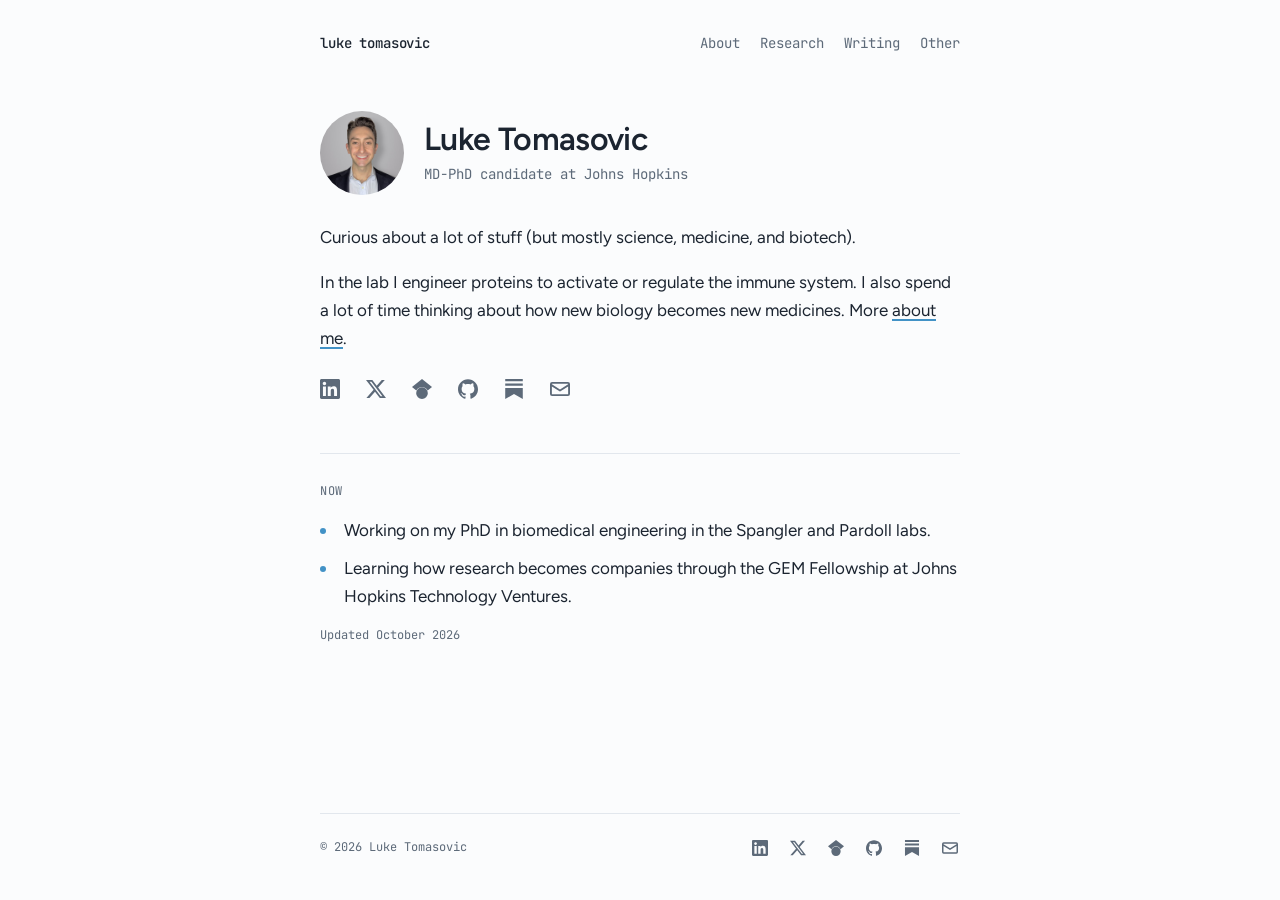
<file: index.html>
<!doctype html>
<html lang="en">
<head>
  <meta charset="utf-8">
  <meta name="viewport" content="width=device-width, initial-scale=1">
  <title>Luke Tomasovic</title>
  <meta name="description" content="Luke Tomasovic is an MD-PhD candidate at Johns Hopkins working on protein engineering, immunotherapy, and biotech.">
  <meta property="og:title" content="Luke Tomasovic">
  <meta property="og:description" content="Luke Tomasovic is an MD-PhD candidate at Johns Hopkins working on protein engineering, immunotherapy, and biotech.">
  <link rel="canonical" href="https://luketomasovic.com/">
  <meta property="og:type" content="website">
  <meta property="og:site_name" content="Luke Tomasovic">
  <meta property="og:url" content="https://luketomasovic.com/">
  <meta property="og:image" content="https://luketomasovic.com/assets/og-card.png">
  <meta property="og:image:width" content="1200">
  <meta property="og:image:height" content="630">
  <meta property="og:image:alt" content="Luke Tomasovic, MD-PhD candidate at Johns Hopkins">
  <meta name="twitter:card" content="summary_large_image">
  <meta name="twitter:image" content="https://luketomasovic.com/assets/og-card.png">
  <link rel="icon" href="assets/favicon.svg" type="image/svg+xml">
  <link rel="preconnect" href="https://fonts.googleapis.com">
  <link rel="preconnect" href="https://fonts.gstatic.com" crossorigin>
  <link rel="stylesheet" href="https://fonts.googleapis.com/css2?family=Figtree:wght@400;500;600&family=JetBrains+Mono:wght@400;500&display=swap">
  <link rel="stylesheet" href="assets/style.css">
  <!-- Visitor counts (GoatCounter). After you sign up, replace YOURCODE and remove the two comment lines around the script.
  <script data-goatcounter="https://YOURCODE.goatcounter.com/count" async src="https://gc.zgo.at/count.js"></script>
  -->
</head>
<body>
<div class="page">

  <header class="site-header">
    <a class="wordmark" href="index.html">luke tomasovic</a>
    <nav class="site-nav" aria-label="Main">
      <a href="about.html">About</a>
      <a href="research.html">Research</a>
      <a href="writing.html">Writing</a>
      <a href="other.html">Other</a>
    </nav>
  </header>

  <main>

    <div class="hello">
      <img class="avatar" src="assets/photo.jpg" alt="Photo of Luke Tomasovic" width="84" height="84">
      <div>
        <h1>Luke Tomasovic</h1>
        <p class="tagline">MD-PhD candidate at Johns Hopkins</p>
      </div>
    </div>

    <p>Curious about a lot of stuff (but mostly science, medicine, and biotech).</p>
    <p>In the lab I engineer proteins to activate or regulate the immune system. I also spend a lot of time thinking about how new biology becomes new medicines. More <a href="about.html">about me</a>.</p>

    <ul class="links">
      <li><a href="https://www.linkedin.com/in/luketomasovic" target="_blank" rel="noopener" aria-label="LinkedIn" title="LinkedIn"><svg class="icon" aria-hidden="true"><use href="assets/icons.svg#linkedin"></use></svg></a></li>
      <li><a href="https://x.com/luketomasovic11" target="_blank" rel="noopener" aria-label="X" title="X"><svg class="icon" aria-hidden="true"><use href="assets/icons.svg#x"></use></svg></a></li>
      <li><a href="https://scholar.google.com/citations?user=PSj0g8gAAAAJ&hl=en" target="_blank" rel="noopener" aria-label="Google Scholar" title="Google Scholar"><svg class="icon" aria-hidden="true"><use href="assets/icons.svg#scholar"></use></svg></a></li>
      <li><a href="https://github.com/lmtomasovic" target="_blank" rel="noopener" aria-label="GitHub" title="GitHub"><svg class="icon" aria-hidden="true"><use href="assets/icons.svg#github"></use></svg></a></li>
      <li><a href="https://luketomasovic.substack.com/" target="_blank" rel="noopener" aria-label="Substack" title="Substack"><svg class="icon" aria-hidden="true"><use href="assets/icons.svg#substack"></use></svg></a></li>
      <li><a href="mailto:contact@luketomasovic.com" aria-label="Email" title="Email"><svg class="icon" aria-hidden="true"><use href="assets/icons.svg#email"></use></svg></a></li>
    </ul>

    <section class="now" aria-labelledby="now-heading">
      <p class="label" id="now-heading">Now</p>
      <ul>
        <li><span>Working on my PhD in biomedical engineering in the Spangler and Pardoll labs.</span></li>
        <li><span>Learning how research becomes companies through the GEM Fellowship at Johns Hopkins Technology Ventures.</span></li>
      </ul>
      <p class="updated">Updated October 2026</p>
    </section>

  </main>

  <footer class="site-footer">
    <small>© 2026 Luke Tomasovic</small>
    <ul class="links small">
      <li><a href="https://www.linkedin.com/in/luketomasovic" target="_blank" rel="noopener" aria-label="LinkedIn" title="LinkedIn"><svg class="icon" aria-hidden="true"><use href="assets/icons.svg#linkedin"></use></svg></a></li>
      <li><a href="https://x.com/luketomasovic11" target="_blank" rel="noopener" aria-label="X" title="X"><svg class="icon" aria-hidden="true"><use href="assets/icons.svg#x"></use></svg></a></li>
      <li><a href="https://scholar.google.com/citations?user=PSj0g8gAAAAJ&hl=en" target="_blank" rel="noopener" aria-label="Google Scholar" title="Google Scholar"><svg class="icon" aria-hidden="true"><use href="assets/icons.svg#scholar"></use></svg></a></li>
      <li><a href="https://github.com/lmtomasovic" target="_blank" rel="noopener" aria-label="GitHub" title="GitHub"><svg class="icon" aria-hidden="true"><use href="assets/icons.svg#github"></use></svg></a></li>
      <li><a href="https://luketomasovic.substack.com/" target="_blank" rel="noopener" aria-label="Substack" title="Substack"><svg class="icon" aria-hidden="true"><use href="assets/icons.svg#substack"></use></svg></a></li>
      <li><a href="mailto:contact@luketomasovic.com" aria-label="Email" title="Email"><svg class="icon" aria-hidden="true"><use href="assets/icons.svg#email"></use></svg></a></li>
    </ul>
  </footer>

</div>
</body>
</html>
</file>
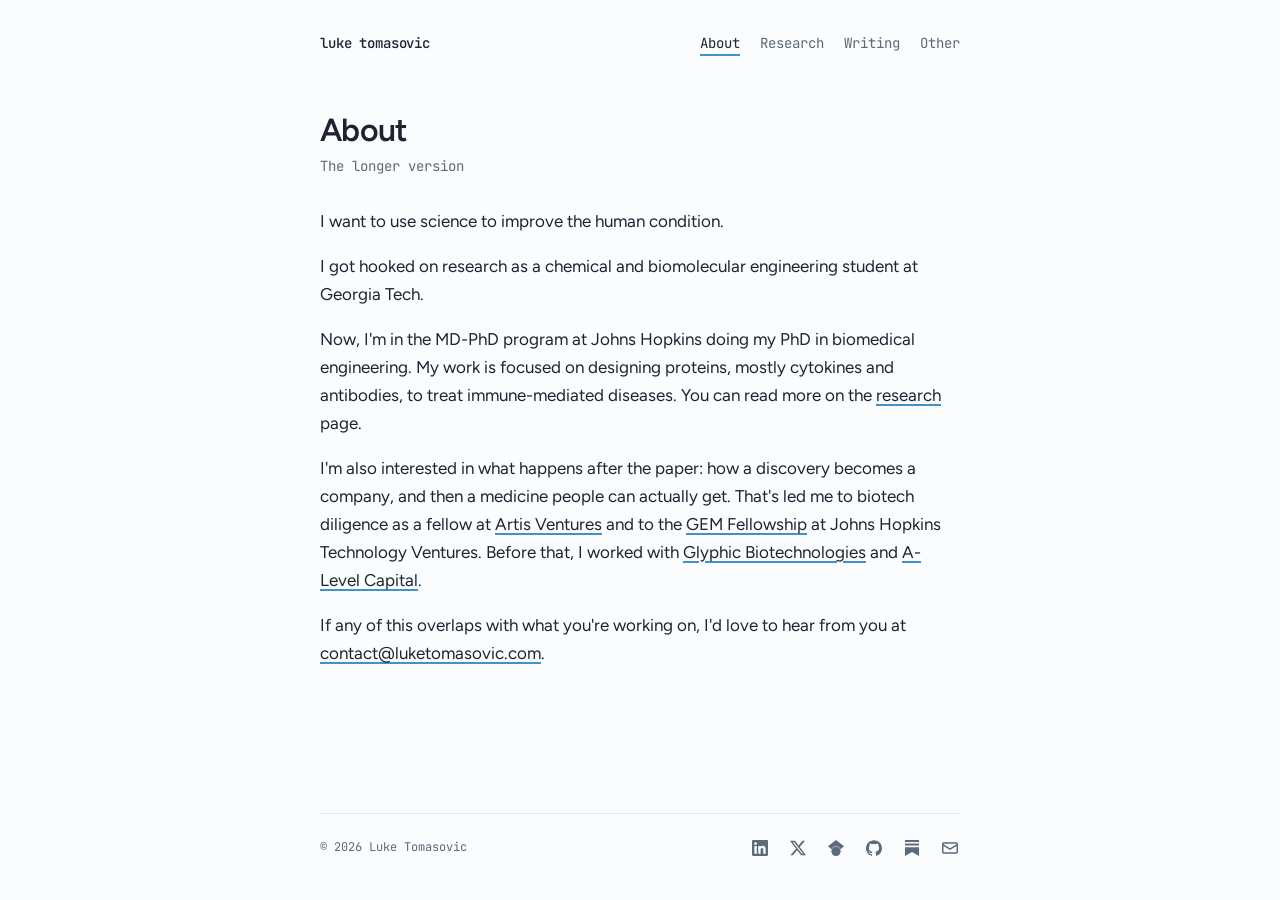
<file: about.html>
<!doctype html>
<html lang="en">
<head>
  <meta charset="utf-8">
  <meta name="viewport" content="width=device-width, initial-scale=1">
  <title>About · Luke Tomasovic</title>
  <meta name="description" content="A bit more about Luke Tomasovic.">
  <meta property="og:title" content="About · Luke Tomasovic">
  <meta property="og:description" content="A bit more about Luke Tomasovic.">
  <link rel="canonical" href="https://luketomasovic.com/about.html">
  <meta property="og:type" content="website">
  <meta property="og:site_name" content="Luke Tomasovic">
  <meta property="og:url" content="https://luketomasovic.com/about.html">
  <meta property="og:image" content="https://luketomasovic.com/assets/og-card.png">
  <meta property="og:image:width" content="1200">
  <meta property="og:image:height" content="630">
  <meta property="og:image:alt" content="Luke Tomasovic, MD-PhD candidate at Johns Hopkins">
  <meta name="twitter:card" content="summary_large_image">
  <meta name="twitter:image" content="https://luketomasovic.com/assets/og-card.png">
  <link rel="icon" href="assets/favicon.svg" type="image/svg+xml">
  <link rel="preconnect" href="https://fonts.googleapis.com">
  <link rel="preconnect" href="https://fonts.gstatic.com" crossorigin>
  <link rel="stylesheet" href="https://fonts.googleapis.com/css2?family=Figtree:wght@400;500;600&family=JetBrains+Mono:wght@400;500&display=swap">
  <link rel="stylesheet" href="assets/style.css">
  <!-- Visitor counts (GoatCounter). After you sign up, replace YOURCODE and remove the two comment lines around the script.
  <script data-goatcounter="https://YOURCODE.goatcounter.com/count" async src="https://gc.zgo.at/count.js"></script>
  -->
</head>
<body>
<div class="page">

  <header class="site-header">
    <a class="wordmark" href="index.html">luke tomasovic</a>
    <nav class="site-nav" aria-label="Main">
      <a href="about.html" aria-current="page">About</a>
      <a href="research.html">Research</a>
      <a href="writing.html">Writing</a>
      <a href="other.html">Other</a>
    </nav>
  </header>

  <main>

    <h1>About</h1>
    <p class="tagline">The longer version</p>

    <p>I want to use science to improve the human condition.</p>

    <p>I got hooked on research as a chemical and biomolecular engineering student at Georgia Tech.</p>

    <p>Now, I'm in the MD-PhD program at Johns Hopkins doing my PhD in biomedical engineering. My work is focused on designing proteins, mostly cytokines and antibodies, to treat immune-mediated diseases. You can read more on the <a href="research.html">research</a> page.</p>

    <p>I'm also interested in what happens after the paper: how a discovery becomes a company, and then a medicine people can actually get. That's led me to biotech diligence as a fellow at <a href="https://www.av.co/" target="_blank" rel="noopener">Artis Ventures</a> and to the <a href="https://ventures.jhu.edu/news/second-cohort-selected-for-the-graduate-fellowship-for-entrepreneurship-in-medicine/" target="_blank" rel="noopener">GEM Fellowship</a> at Johns Hopkins Technology Ventures. Before that, I worked with <a href="https://www.glyphic.bio/" target="_blank" rel="noopener">Glyphic Biotechnologies</a> and <a href="https://alevelcapital.com/" target="_blank" rel="noopener">A-Level Capital</a>.</p>

    <p>If any of this overlaps with what you're working on, I'd love to hear from you at <a href="mailto:contact@luketomasovic.com">contact@luketomasovic.com</a>.</p>

  </main>

  <footer class="site-footer">
    <small>© 2026 Luke Tomasovic</small>
    <ul class="links small">
      <li><a href="https://www.linkedin.com/in/luketomasovic" target="_blank" rel="noopener" aria-label="LinkedIn" title="LinkedIn"><svg class="icon" aria-hidden="true"><use href="assets/icons.svg#linkedin"></use></svg></a></li>
      <li><a href="https://x.com/luketomasovic11" target="_blank" rel="noopener" aria-label="X" title="X"><svg class="icon" aria-hidden="true"><use href="assets/icons.svg#x"></use></svg></a></li>
      <li><a href="https://scholar.google.com/citations?user=PSj0g8gAAAAJ&hl=en" target="_blank" rel="noopener" aria-label="Google Scholar" title="Google Scholar"><svg class="icon" aria-hidden="true"><use href="assets/icons.svg#scholar"></use></svg></a></li>
      <li><a href="https://github.com/lmtomasovic" target="_blank" rel="noopener" aria-label="GitHub" title="GitHub"><svg class="icon" aria-hidden="true"><use href="assets/icons.svg#github"></use></svg></a></li>
      <li><a href="https://luketomasovic.substack.com/" target="_blank" rel="noopener" aria-label="Substack" title="Substack"><svg class="icon" aria-hidden="true"><use href="assets/icons.svg#substack"></use></svg></a></li>
      <li><a href="mailto:contact@luketomasovic.com" aria-label="Email" title="Email"><svg class="icon" aria-hidden="true"><use href="assets/icons.svg#email"></use></svg></a></li>
    </ul>
  </footer>

</div>
</body>
</html>
</file>
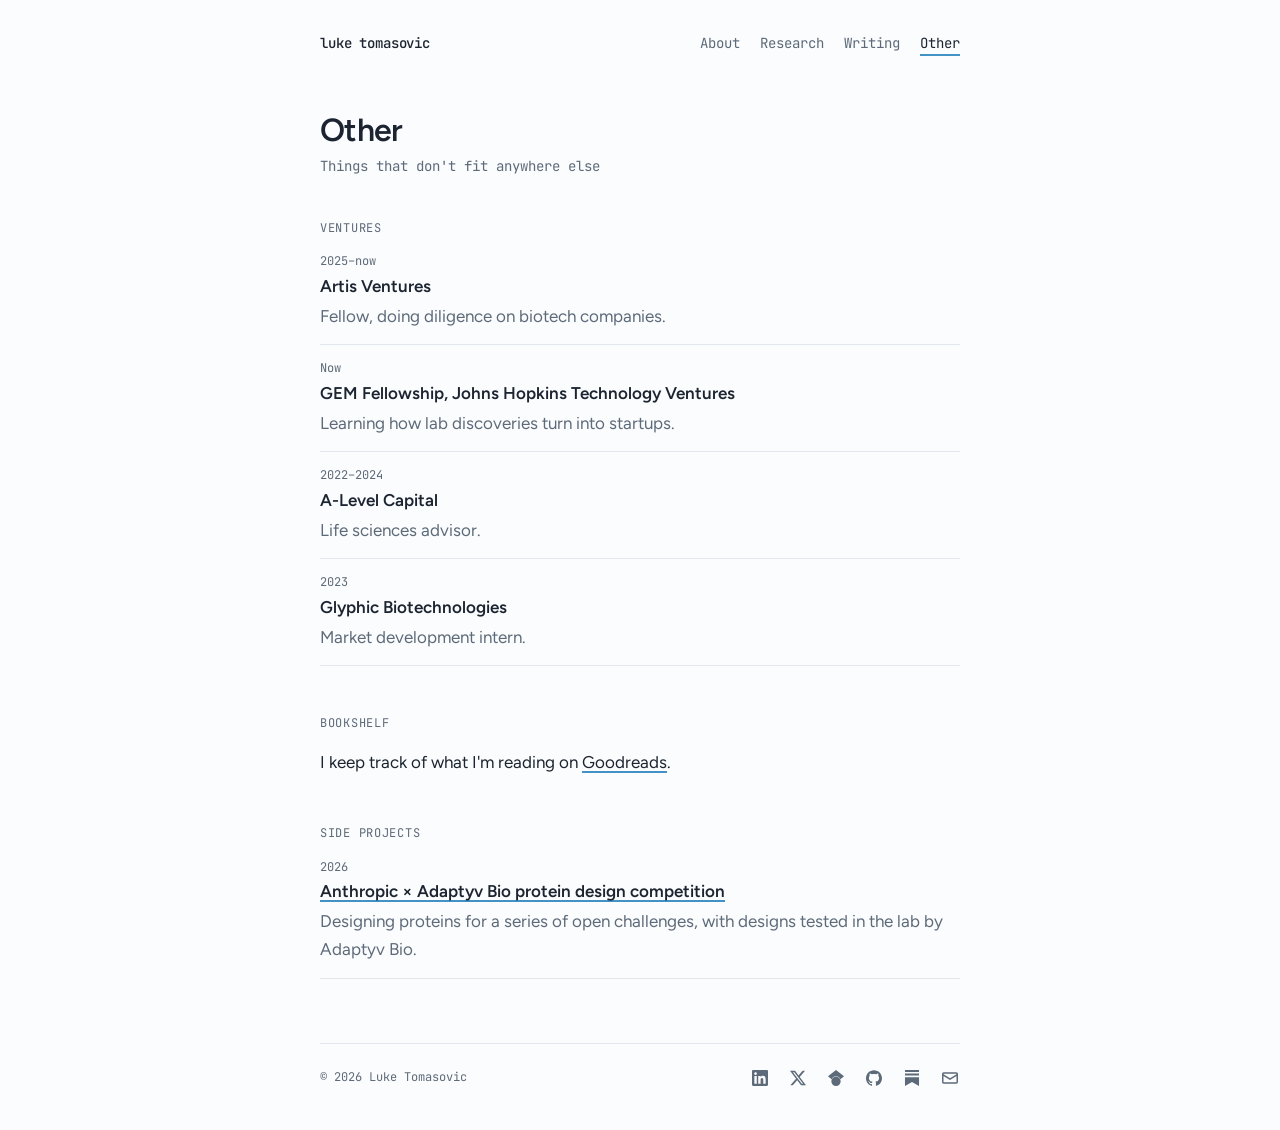
<file: other.html>
<!doctype html>
<html lang="en">
<head>
  <meta charset="utf-8">
  <meta name="viewport" content="width=device-width, initial-scale=1">
  <title>Other · Luke Tomasovic</title>
  <meta name="description" content="Ventures, reading, and side projects.">
  <meta property="og:title" content="Other · Luke Tomasovic">
  <meta property="og:description" content="Ventures, reading, and side projects.">
  <link rel="canonical" href="https://luketomasovic.com/other.html">
  <meta property="og:type" content="website">
  <meta property="og:site_name" content="Luke Tomasovic">
  <meta property="og:url" content="https://luketomasovic.com/other.html">
  <meta property="og:image" content="https://luketomasovic.com/assets/og-card.png">
  <meta property="og:image:width" content="1200">
  <meta property="og:image:height" content="630">
  <meta property="og:image:alt" content="Luke Tomasovic, MD-PhD candidate at Johns Hopkins">
  <meta name="twitter:card" content="summary_large_image">
  <meta name="twitter:image" content="https://luketomasovic.com/assets/og-card.png">
  <link rel="icon" href="assets/favicon.svg" type="image/svg+xml">
  <link rel="preconnect" href="https://fonts.googleapis.com">
  <link rel="preconnect" href="https://fonts.gstatic.com" crossorigin>
  <link rel="stylesheet" href="https://fonts.googleapis.com/css2?family=Figtree:wght@400;500;600&family=JetBrains+Mono:wght@400;500&display=swap">
  <link rel="stylesheet" href="assets/style.css">
  <!-- Visitor counts (GoatCounter). After you sign up, replace YOURCODE and remove the two comment lines around the script.
  <script data-goatcounter="https://YOURCODE.goatcounter.com/count" async src="https://gc.zgo.at/count.js"></script>
  -->
</head>
<body>
<div class="page">

  <header class="site-header">
    <a class="wordmark" href="index.html">luke tomasovic</a>
    <nav class="site-nav" aria-label="Main">
      <a href="about.html">About</a>
      <a href="research.html">Research</a>
      <a href="writing.html">Writing</a>
      <a href="other.html" aria-current="page">Other</a>
    </nav>
  </header>

  <main>

    <div class="intro">
      <h1>Other</h1>
      <p class="tagline">Things that don't fit anywhere else</p>
    </div>

    <section aria-labelledby="ventures">
      <p class="label" id="ventures">Ventures</p>
      <ul class="entries">
        <li><div class="meta"><span>2025–now</span></div><div class="title">Artis Ventures</div><p class="sub">Fellow, doing diligence on biotech companies.</p></li>
        <li><div class="meta"><span>Now</span></div><div class="title">GEM Fellowship, Johns Hopkins Technology Ventures</div><p class="sub">Learning how lab discoveries turn into startups.</p></li>
        <li><div class="meta"><span>2022–2024</span></div><div class="title">A-Level Capital</div><p class="sub">Life sciences advisor.</p></li>
        <li><div class="meta"><span>2023</span></div><div class="title">Glyphic Biotechnologies</div><p class="sub">Market development intern.</p></li>
      </ul>
    </section>

    <section aria-labelledby="bookshelf">
      <p class="label" id="bookshelf">Bookshelf</p>
      <p>I keep track of what I'm reading on <a href="https://www.goodreads.com/review/list/69780414" target="_blank" rel="noopener">Goodreads</a>.</p>
    </section>

    <section aria-labelledby="projects">
      <p class="label" id="projects">Side projects</p>
      <ul class="entries">
        <li><div class="meta"><span>2026</span></div><a class="title" href="https://proteinbase.com/competitions/anthropic-adaptyv-2026" target="_blank" rel="noopener">Anthropic × Adaptyv Bio protein design competition</a><p class="sub">Designing proteins for a series of open challenges, with designs tested in the lab by Adaptyv Bio.</p></li>
      </ul>
    </section>

  </main>

  <footer class="site-footer">
    <small>© 2026 Luke Tomasovic</small>
    <ul class="links small">
      <li><a href="https://www.linkedin.com/in/luketomasovic" target="_blank" rel="noopener" aria-label="LinkedIn" title="LinkedIn"><svg class="icon" aria-hidden="true"><use href="assets/icons.svg#linkedin"></use></svg></a></li>
      <li><a href="https://x.com/luketomasovic11" target="_blank" rel="noopener" aria-label="X" title="X"><svg class="icon" aria-hidden="true"><use href="assets/icons.svg#x"></use></svg></a></li>
      <li><a href="https://scholar.google.com/citations?user=PSj0g8gAAAAJ&hl=en" target="_blank" rel="noopener" aria-label="Google Scholar" title="Google Scholar"><svg class="icon" aria-hidden="true"><use href="assets/icons.svg#scholar"></use></svg></a></li>
      <li><a href="https://github.com/lmtomasovic" target="_blank" rel="noopener" aria-label="GitHub" title="GitHub"><svg class="icon" aria-hidden="true"><use href="assets/icons.svg#github"></use></svg></a></li>
      <li><a href="https://luketomasovic.substack.com/" target="_blank" rel="noopener" aria-label="Substack" title="Substack"><svg class="icon" aria-hidden="true"><use href="assets/icons.svg#substack"></use></svg></a></li>
      <li><a href="mailto:contact@luketomasovic.com" aria-label="Email" title="Email"><svg class="icon" aria-hidden="true"><use href="assets/icons.svg#email"></use></svg></a></li>
    </ul>
  </footer>

</div>
</body>
</html>
</file>
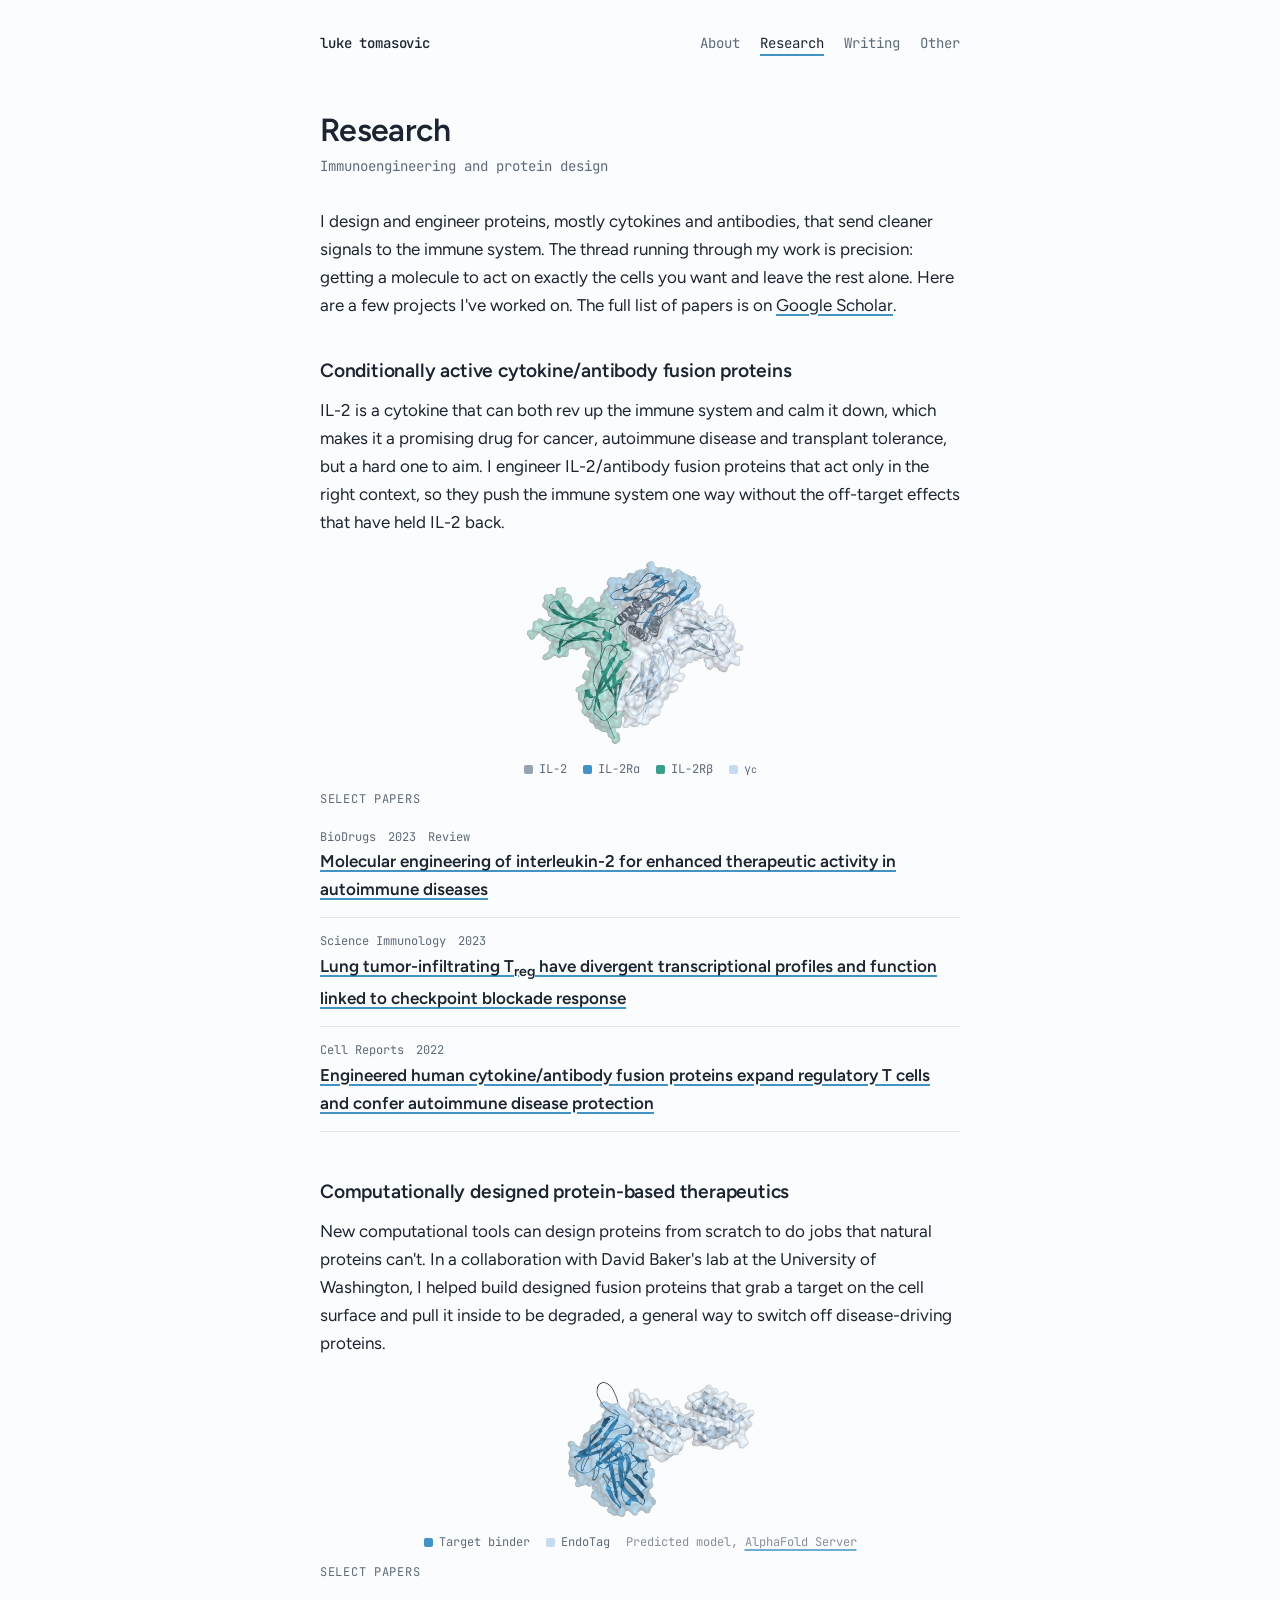
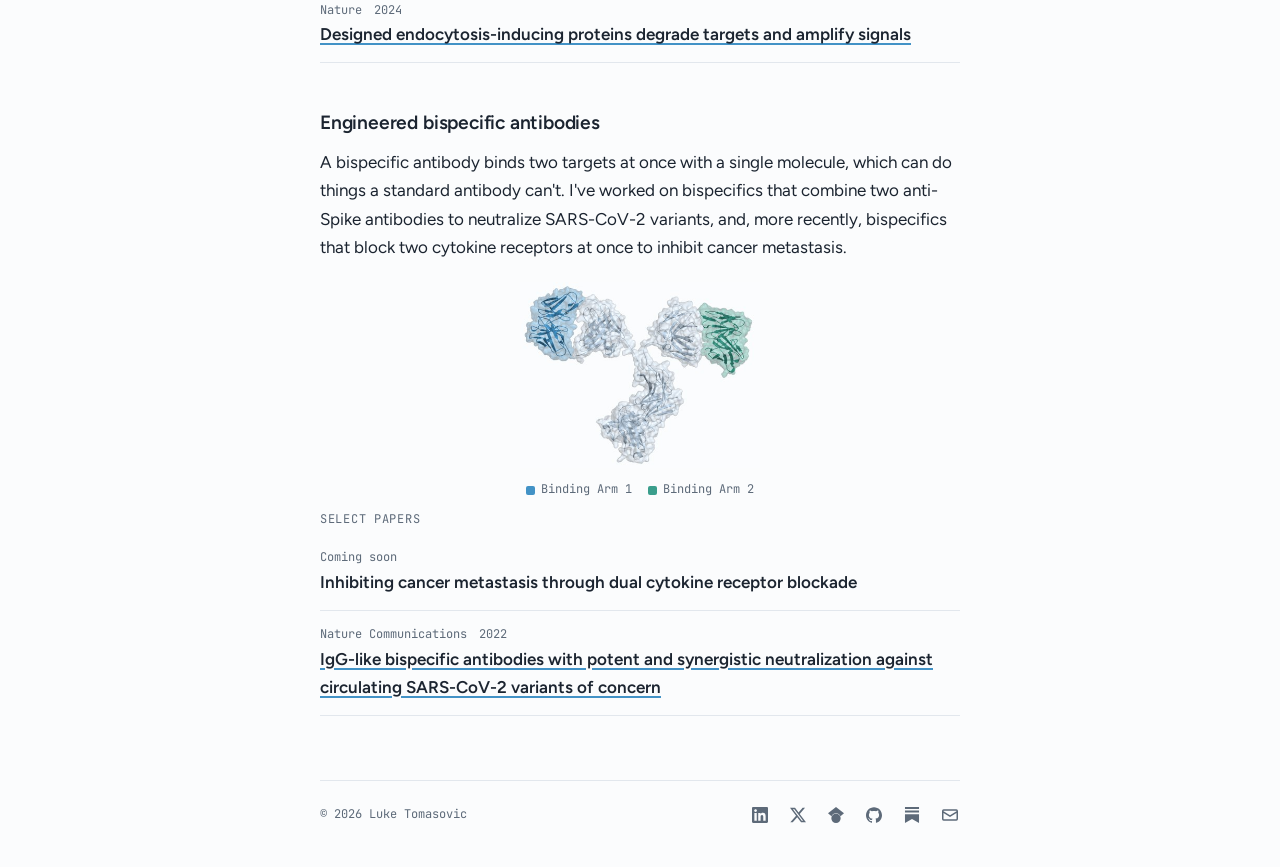
<file: research.html>
<!doctype html>
<html lang="en">
<head>
  <meta charset="utf-8">
  <meta name="viewport" content="width=device-width, initial-scale=1">
  <title>Research · Luke Tomasovic</title>
  <meta name="description" content="Luke Tomasovic's research in immunoengineering and protein design.">
  <meta property="og:title" content="Research · Luke Tomasovic">
  <meta property="og:description" content="Luke Tomasovic's research in immunoengineering and protein design.">
  <link rel="canonical" href="https://luketomasovic.com/research.html">
  <meta property="og:type" content="website">
  <meta property="og:site_name" content="Luke Tomasovic">
  <meta property="og:url" content="https://luketomasovic.com/research.html">
  <meta property="og:image" content="https://luketomasovic.com/assets/og-card.png">
  <meta property="og:image:width" content="1200">
  <meta property="og:image:height" content="630">
  <meta property="og:image:alt" content="Luke Tomasovic, MD-PhD candidate at Johns Hopkins">
  <meta name="twitter:card" content="summary_large_image">
  <meta name="twitter:image" content="https://luketomasovic.com/assets/og-card.png">
  <link rel="icon" href="assets/favicon.svg" type="image/svg+xml">
  <link rel="preconnect" href="https://fonts.googleapis.com">
  <link rel="preconnect" href="https://fonts.gstatic.com" crossorigin>
  <link rel="stylesheet" href="https://fonts.googleapis.com/css2?family=Figtree:wght@400;500;600&family=JetBrains+Mono:wght@400;500&display=swap">
  <link rel="stylesheet" href="assets/style.css">
  <!-- Visitor counts (GoatCounter). After you sign up, replace YOURCODE and remove the two comment lines around the script.
  <script data-goatcounter="https://YOURCODE.goatcounter.com/count" async src="https://gc.zgo.at/count.js"></script>
  -->
</head>
<body>
<div class="page">

  <header class="site-header">
    <a class="wordmark" href="index.html">luke tomasovic</a>
    <nav class="site-nav" aria-label="Main">
      <a href="about.html">About</a>
      <a href="research.html" aria-current="page">Research</a>
      <a href="writing.html">Writing</a>
      <a href="other.html">Other</a>
    </nav>
  </header>

  <main>

    <div class="intro">
      <h1>Research</h1>
      <p class="tagline">Immunoengineering and protein design</p>
      <p>I design and engineer proteins, mostly cytokines and antibodies, that send cleaner signals to the immune system. The thread running through my work is precision: getting a molecule to act on exactly the cells you want and leave the rest alone. Here are a few projects I've worked on. The full list of papers is on <a href="https://scholar.google.com/citations?user=PSj0g8gAAAAJ&amp;hl=en" target="_blank" rel="noopener">Google Scholar</a>.</p>
    </div>

    <section class="area" aria-labelledby="p-il2">
      <h2 id="p-il2">Conditionally active cytokine/antibody fusion proteins</h2>
      <p>IL-2 is a cytokine that can both rev up the immune system and calm it down, which makes it a promising drug for cancer, autoimmune disease and transplant tolerance, but a hard one to aim. I engineer IL-2/antibody fusion proteins that act only in the right context, so they push the immune system one way without the off-target effects that have held IL-2 back.</p>

      <figure class="structure">
        <video class="spin spin-light" width="460" height="366" autoplay loop muted playsinline
               preload="metadata" poster="assets/il2-receptor-still-light.jpg"
               aria-label="The interleukin-2 receptor complex rotating about its long axis.">
          <source src="assets/il2-receptor-spin-light.mp4" type="video/mp4">
        </video>
        <video class="spin spin-dark" width="460" height="366" autoplay loop muted playsinline
               preload="metadata" poster="assets/il2-receptor-still-dark.jpg"
               aria-label="The interleukin-2 receptor complex rotating about its long axis.">
          <source src="assets/il2-receptor-spin-dark.mp4" type="video/mp4">
        </video>
        <picture class="spin-still">
          <source srcset="assets/il2-receptor-still-dark.jpg" media="(prefers-color-scheme: dark)">
          <img src="assets/il2-receptor-still-light.jpg" width="460" height="366"
               alt="The interleukin-2 receptor complex, with IL-2 bound to CD25, CD122 and the common gamma chain.">
        </picture>
        <figcaption>
          <span class="key key-il2">IL-2</span>
          <span class="key key-cd25">IL-2R&#945;</span>
          <span class="key key-cd122">IL-2R&#946;</span>
          <span class="key key-gc">&#947;<sub>c</sub></span>
        </figcaption>
      </figure>

      <p class="label">Select Papers</p>
      <ul class="entries">
        <li>
          <div class="meta"><span>BioDrugs</span><span>2023</span><span>Review</span></div>
          <a class="title" href="https://link.springer.com/article/10.1007/s40259-023-00635-0" target="_blank" rel="noopener">Molecular engineering of interleukin-2 for enhanced therapeutic activity in autoimmune diseases</a>
        </li>
        <li>
          <div class="meta"><span>Science Immunology</span><span>2023</span></div>
          <a class="title" href="https://www.science.org/doi/abs/10.1126/sciimmunol.adg1487" target="_blank" rel="noopener">Lung tumor-infiltrating T<sub>reg</sub> have divergent transcriptional profiles and function linked to checkpoint blockade response</a>
        </li>
        <li>
          <div class="meta"><span>Cell Reports</span><span>2022</span></div>
          <a class="title" href="https://www.cell.com/cell-reports/fulltext/S2211-1247(22)01328-6" target="_blank" rel="noopener">Engineered human cytokine/antibody fusion proteins expand regulatory T cells and confer autoimmune disease protection</a>
        </li>
      </ul>
    </section>

    <section class="area" aria-labelledby="p-designed">
      <h2 id="p-designed">Computationally designed protein-based therapeutics</h2>
      <p>New computational tools can design proteins from scratch to do jobs that natural proteins can't. In a collaboration with David Baker's lab at the University of Washington, I helped build designed fusion proteins that grab a target on the cell surface and pull it inside to be degraded, a general way to switch off disease-driving proteins.</p>

      <figure class="structure">
        <video class="spin spin-light" width="460" height="274" autoplay loop muted playsinline
               preload="metadata" poster="assets/endotag-fusion-still-light.jpg"
               aria-label="A predicted model of a target-binding domain joined by a flexible linker to an EndoTag, rotating.">
          <source src="assets/endotag-fusion-spin-light.mp4" type="video/mp4">
        </video>
        <video class="spin spin-dark" width="460" height="274" autoplay loop muted playsinline
               preload="metadata" poster="assets/endotag-fusion-still-dark.jpg"
               aria-label="A predicted model of a target-binding domain joined by a flexible linker to an EndoTag, rotating.">
          <source src="assets/endotag-fusion-spin-dark.mp4" type="video/mp4">
        </video>
        <picture class="spin-still">
          <source srcset="assets/endotag-fusion-still-dark.jpg" media="(prefers-color-scheme: dark)">
          <img src="assets/endotag-fusion-still-light.jpg" width="460" height="274"
               alt="A predicted model of a target-binding domain joined by a flexible linker to an EndoTag.">
        </picture>
        <figcaption>
          <span class="key key-binder">Target binder</span>
          <span class="key key-endotag">EndoTag</span>
          <span class="src">Predicted model, <a href="https://alphafoldserver.com/output-terms" target="_blank" rel="noopener">AlphaFold Server</a></span>
        </figcaption>
      </figure>

      <p class="label">Select Papers</p>
      <ul class="entries">
        <li>
          <div class="meta"><span>Nature</span><span>2024</span></div>
          <a class="title" href="https://www.nature.com/articles/s41586-024-07948-2" target="_blank" rel="noopener">Designed endocytosis-inducing proteins degrade targets and amplify signals</a>
        </li>
      </ul>
    </section>

    <section class="area" aria-labelledby="p-bispecific">
      <h2 id="p-bispecific">Engineered bispecific antibodies</h2>
      <p>A bispecific antibody binds two targets at once with a single molecule, which can do things a standard antibody can't. I've worked on bispecifics that combine two anti-Spike antibodies to neutralize SARS-CoV-2 variants, and, more recently, bispecifics that block two cytokine receptors at once to inhibit cancer metastasis.</p>

      <figure class="structure">
        <video class="spin spin-light" width="460" height="358" autoplay loop muted playsinline
               preload="metadata" poster="assets/bispecific-igg-still-light.jpg"
               aria-label="An antibody rotating, with the variable domains of its two binding arms coloured differently.">
          <source src="assets/bispecific-igg-spin-light.mp4" type="video/mp4">
        </video>
        <video class="spin spin-dark" width="460" height="358" autoplay loop muted playsinline
               preload="metadata" poster="assets/bispecific-igg-still-dark.jpg"
               aria-label="An antibody rotating, with the variable domains of its two binding arms coloured differently.">
          <source src="assets/bispecific-igg-spin-dark.mp4" type="video/mp4">
        </video>
        <picture class="spin-still">
          <source srcset="assets/bispecific-igg-still-dark.jpg" media="(prefers-color-scheme: dark)">
          <img src="assets/bispecific-igg-still-light.jpg" width="460" height="358"
               alt="An antibody with the variable domains of its two binding arms coloured differently.">
        </picture>
        <figcaption>
          <span class="key key-arm1">Binding Arm 1</span>
          <span class="key key-arm2">Binding Arm 2</span>
        </figcaption>
      </figure>

      <p class="label">Select Papers</p>
      <ul class="entries">
        <li>
          <div class="meta"><span>Coming soon</span></div>
          <div class="title">Inhibiting cancer metastasis through dual cytokine receptor blockade</div>
        </li>
        <li>
          <div class="meta"><span>Nature Communications</span><span>2022</span></div>
          <a class="title" href="https://www.nature.com/articles/s41467-022-33030-4" target="_blank" rel="noopener">IgG-like bispecific antibodies with potent and synergistic neutralization against circulating SARS-CoV-2 variants of concern</a>
        </li>
      </ul>
    </section>
  </main>

  <footer class="site-footer">
    <small>© 2026 Luke Tomasovic</small>
    <ul class="links small">
      <li><a href="https://www.linkedin.com/in/luketomasovic" target="_blank" rel="noopener" aria-label="LinkedIn" title="LinkedIn"><svg class="icon" aria-hidden="true"><use href="assets/icons.svg#linkedin"></use></svg></a></li>
      <li><a href="https://x.com/luketomasovic11" target="_blank" rel="noopener" aria-label="X" title="X"><svg class="icon" aria-hidden="true"><use href="assets/icons.svg#x"></use></svg></a></li>
      <li><a href="https://scholar.google.com/citations?user=PSj0g8gAAAAJ&hl=en" target="_blank" rel="noopener" aria-label="Google Scholar" title="Google Scholar"><svg class="icon" aria-hidden="true"><use href="assets/icons.svg#scholar"></use></svg></a></li>
      <li><a href="https://github.com/lmtomasovic" target="_blank" rel="noopener" aria-label="GitHub" title="GitHub"><svg class="icon" aria-hidden="true"><use href="assets/icons.svg#github"></use></svg></a></li>
      <li><a href="https://luketomasovic.substack.com/" target="_blank" rel="noopener" aria-label="Substack" title="Substack"><svg class="icon" aria-hidden="true"><use href="assets/icons.svg#substack"></use></svg></a></li>
      <li><a href="mailto:contact@luketomasovic.com" aria-label="Email" title="Email"><svg class="icon" aria-hidden="true"><use href="assets/icons.svg#email"></use></svg></a></li>
    </ul>
  </footer>

</div>
</body>
</html>
</file>
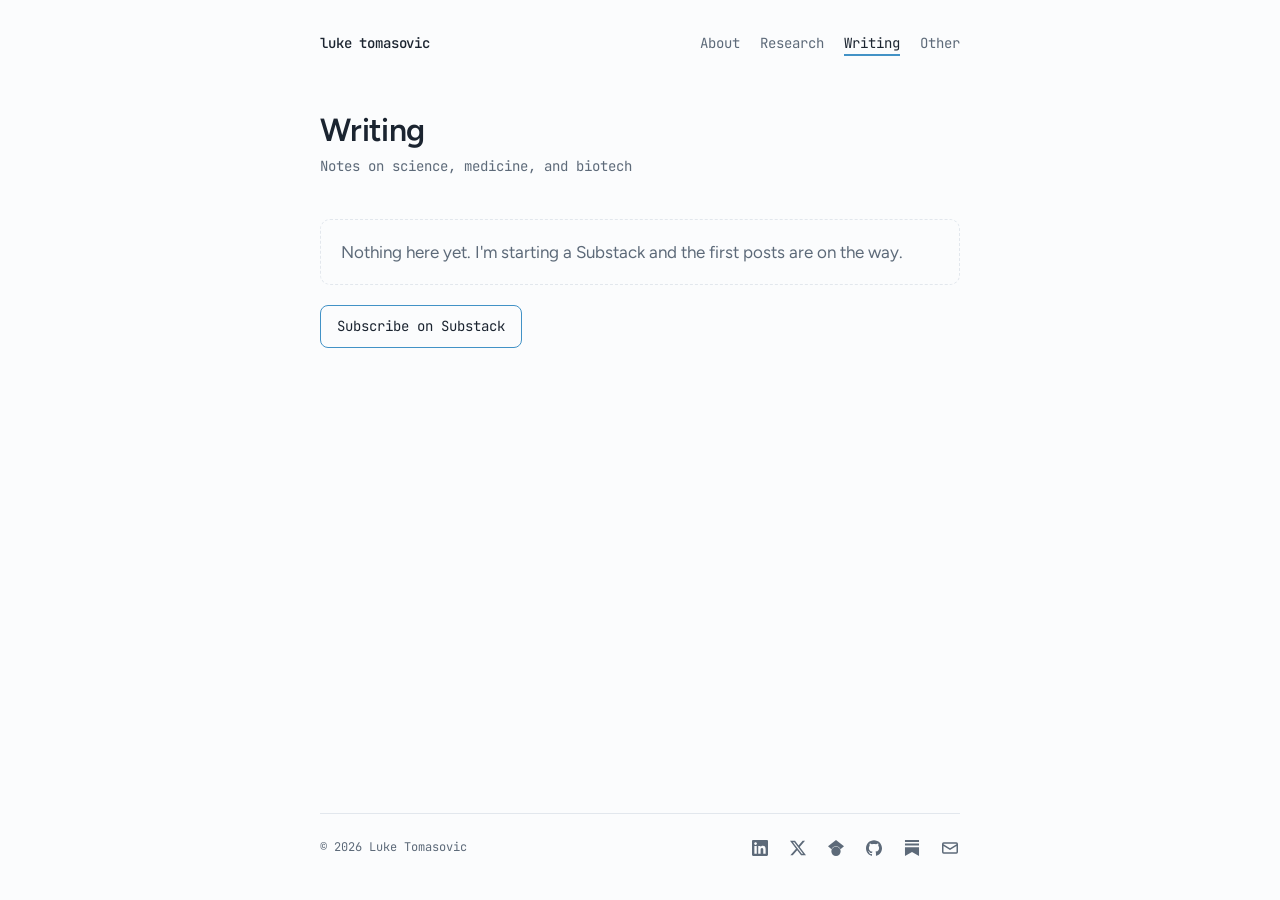
<file: writing.html>
<!doctype html>
<html lang="en">
<head>
  <meta charset="utf-8">
  <meta name="viewport" content="width=device-width, initial-scale=1">
  <title>Writing · Luke Tomasovic</title>
  <meta name="description" content="Writing by Luke Tomasovic on science, medicine, and biotech.">
  <meta property="og:title" content="Writing · Luke Tomasovic">
  <meta property="og:description" content="Writing by Luke Tomasovic on science, medicine, and biotech.">
  <link rel="canonical" href="https://luketomasovic.com/writing.html">
  <meta property="og:type" content="website">
  <meta property="og:site_name" content="Luke Tomasovic">
  <meta property="og:url" content="https://luketomasovic.com/writing.html">
  <meta property="og:image" content="https://luketomasovic.com/assets/og-card.png">
  <meta property="og:image:width" content="1200">
  <meta property="og:image:height" content="630">
  <meta property="og:image:alt" content="Luke Tomasovic, MD-PhD candidate at Johns Hopkins">
  <meta name="twitter:card" content="summary_large_image">
  <meta name="twitter:image" content="https://luketomasovic.com/assets/og-card.png">
  <link rel="icon" href="assets/favicon.svg" type="image/svg+xml">
  <link rel="preconnect" href="https://fonts.googleapis.com">
  <link rel="preconnect" href="https://fonts.gstatic.com" crossorigin>
  <link rel="stylesheet" href="https://fonts.googleapis.com/css2?family=Figtree:wght@400;500;600&family=JetBrains+Mono:wght@400;500&display=swap">
  <link rel="stylesheet" href="assets/style.css">
  <!-- Visitor counts (GoatCounter). After you sign up, replace YOURCODE and remove the two comment lines around the script.
  <script data-goatcounter="https://YOURCODE.goatcounter.com/count" async src="https://gc.zgo.at/count.js"></script>
  -->
</head>
<body>
<div class="page">

  <header class="site-header">
    <a class="wordmark" href="index.html">luke tomasovic</a>
    <nav class="site-nav" aria-label="Main">
      <a href="about.html">About</a>
      <a href="research.html">Research</a>
      <a href="writing.html" aria-current="page">Writing</a>
      <a href="other.html">Other</a>
    </nav>
  </header>

  <main>

    <div class="intro">
      <h1>Writing</h1>
      <p class="tagline">Notes on science, medicine, and biotech</p>
    </div>

    <div class="soon">
      <p style="margin:0">Nothing here yet. I'm starting a Substack and the first posts are on the way.</p>
    </div>

    <!-- When you publish a post, add it to this list (newest first) and delete the "Nothing here yet" box above.
    <ul class="entries">
      <li>
        <div class="meta"><span>November 2026</span><span>Biotech</span></div>
        <a class="title" href="https://luketomasovic.substack.com/p/your-post" target="_blank" rel="noopener">Post title</a>
        <p class="sub">One line on what it's about</p>
      </li>
    </ul>
    -->

    <a class="button" href="https://luketomasovic.substack.com/" target="_blank" rel="noopener">Subscribe on Substack</a>

  </main>

  <footer class="site-footer">
    <small>© 2026 Luke Tomasovic</small>
    <ul class="links small">
      <li><a href="https://www.linkedin.com/in/luketomasovic" target="_blank" rel="noopener" aria-label="LinkedIn" title="LinkedIn"><svg class="icon" aria-hidden="true"><use href="assets/icons.svg#linkedin"></use></svg></a></li>
      <li><a href="https://x.com/luketomasovic11" target="_blank" rel="noopener" aria-label="X" title="X"><svg class="icon" aria-hidden="true"><use href="assets/icons.svg#x"></use></svg></a></li>
      <li><a href="https://scholar.google.com/citations?user=PSj0g8gAAAAJ&hl=en" target="_blank" rel="noopener" aria-label="Google Scholar" title="Google Scholar"><svg class="icon" aria-hidden="true"><use href="assets/icons.svg#scholar"></use></svg></a></li>
      <li><a href="https://github.com/lmtomasovic" target="_blank" rel="noopener" aria-label="GitHub" title="GitHub"><svg class="icon" aria-hidden="true"><use href="assets/icons.svg#github"></use></svg></a></li>
      <li><a href="https://luketomasovic.substack.com/" target="_blank" rel="noopener" aria-label="Substack" title="Substack"><svg class="icon" aria-hidden="true"><use href="assets/icons.svg#substack"></use></svg></a></li>
      <li><a href="mailto:contact@luketomasovic.com" aria-label="Email" title="Email"><svg class="icon" aria-hidden="true"><use href="assets/icons.svg#email"></use></svg></a></li>
    </ul>
  </footer>

</div>
</body>
</html>
</file>
<file: assets/style.css>
/* ------------------------------------------------------------
   luketomasovic.com
   One centered column, nav across the top, icons in the footer.
   Sans-serif body with monospace accents. Accent: #4292c6.
   Colors switch automatically with the visitor's light/dark setting.
   ------------------------------------------------------------ */

:root {
  --bg: #fbfcfd;
  --fg: #1b2430;
  --muted: #5d6a79;
  --line: #e2e7ed;
  --accent: #4292c6;
  --accent-soft: #eaf3fa;

  --font-body: "Figtree", system-ui, -apple-system, "Segoe UI", Roboto, sans-serif;
  --font-mono: "JetBrains Mono", ui-monospace, "SFMono-Regular", Menlo, Consolas, monospace;

  --measure: 640px;
  color-scheme: light;
}

@media (prefers-color-scheme: dark) {
  :root:not([data-theme="light"]) {
    --bg: #12161b;
    --fg: #e4e9ef;
    --muted: #94a2b2;
    --line: #252d37;
    --accent: #6baed6;
    --accent-soft: #172530;
    color-scheme: dark;
  }
}
:root[data-theme="dark"] {
  --bg: #12161b;
  --fg: #e4e9ef;
  --muted: #94a2b2;
  --line: #252d37;
  --accent: #6baed6;
  --accent-soft: #172530;
  color-scheme: dark;
}

* { box-sizing: border-box; }

html { -webkit-text-size-adjust: 100%; }

body {
  margin: 0;
  background: var(--bg);
  color: var(--fg);
  font-family: var(--font-body);
  font-size: 17px;
  line-height: 1.65;
  padding-left: max(20px, env(safe-area-inset-left, 0px));
  padding-right: max(20px, env(safe-area-inset-right, 0px));
}

.page {
  max-width: var(--measure);
  margin: 0 auto;
  min-height: 100vh;
  display: flex;
  flex-direction: column;
}

/* ---------- header ---------- */

.site-header {
  display: flex;
  flex-wrap: wrap;
  align-items: baseline;
  justify-content: space-between;
  gap: 8px 24px;
  padding-block: 32px 0;
}

.wordmark {
  font-family: var(--font-mono);
  font-size: 14px;
  font-weight: 500;
  color: var(--fg);
  text-decoration: none;
  letter-spacing: -0.01em;
}
.wordmark:hover { color: var(--accent); }

.site-nav { display: flex; flex-wrap: wrap; gap: 4px 20px; }
.site-nav a {
  font-family: var(--font-mono);
  font-size: 14px;
  color: var(--muted);
  text-decoration: none;
}
.site-nav a:hover { color: var(--fg); }
.site-nav a[aria-current="page"] {
  color: var(--fg);
  text-decoration: underline;
  text-decoration-color: var(--accent);
  text-decoration-thickness: 2px;
  text-underline-offset: 6px;
}

/* ---------- main content ---------- */

main { flex: 1; padding-block: 56px 64px; }

h1 {
  font-size: 2rem;
  line-height: 1.2;
  font-weight: 600;
  letter-spacing: -0.02em;
  margin: 0 0 6px;
  text-wrap: balance;
}

h2 {
  font-size: 1.2rem;
  line-height: 1.3;
  font-weight: 600;
  letter-spacing: -0.01em;
  margin: 0 0 8px;
  text-wrap: balance;
}

p { margin: 0 0 1em; }

a {
  color: inherit;
  text-decoration: underline;
  text-decoration-color: var(--accent);
  text-decoration-thickness: 1.5px;
  text-underline-offset: 3px;
}
a:hover { color: var(--accent); }
a:focus-visible { outline: 2px solid var(--accent); outline-offset: 3px; border-radius: 3px; }

.label {
  font-family: var(--font-mono);
  font-size: 12px;
  letter-spacing: 0.06em;
  text-transform: uppercase;
  color: var(--muted);
  margin: 0 0 14px;
}

.tagline {
  font-family: var(--font-mono);
  font-size: 14px;
  color: var(--muted);
  margin: 0 0 28px;
}

.intro { margin-bottom: 40px; }

section + section { margin-top: 48px; }

.muted { color: var(--muted); }

/* ---------- home ---------- */

.hello { display: flex; align-items: center; gap: 20px; margin-bottom: 28px; }
.hello h1 { margin: 0; }
.hello .tagline { margin: 4px 0 0; }

.avatar {
  width: 84px;
  height: 84px;
  border-radius: 50%;
  object-fit: cover;
  flex: none;
  background: var(--accent-soft);
}

.now {
  border-top: 1px solid var(--line);
  padding-top: 28px;
  margin-top: 44px;
}
.now ul { margin: 0; padding: 0; list-style: none; display: grid; gap: 10px; }
.now li { display: grid; grid-template-columns: 14px minmax(0, 1fr); gap: 10px; }
.now li::before {
  content: "";
  width: 6px; height: 6px;
  border-radius: 50%;
  background: var(--accent);
  margin-top: 0.7em;
}
.now .updated { font-family: var(--font-mono); font-size: 12px; color: var(--muted); margin-top: 16px; }

/* ---------- icon links ---------- */

.links { display: flex; flex-wrap: wrap; gap: 6px; margin: 0 0 0 -10px; padding: 0; list-style: none; }
.links.small { margin: 0 -6px 0 0; }
.links a {
  display: grid;
  place-items: center;
  width: 40px;
  height: 40px;
  border-radius: 8px;
  color: var(--muted);
  text-decoration: none;
  transition: color .15s, background-color .15s;
}
.links a:hover { color: var(--accent); background: var(--accent-soft); }
.icon { width: 20px; height: 20px; fill: currentColor; display: block; }

.links.small a { width: 32px; height: 32px; }
.links.small .icon { width: 16px; height: 16px; }

/* ---------- research areas ---------- */

.area { display: grid; gap: 4px; }
.area .num {
  font-family: var(--font-mono);
  font-size: 12px;
  color: var(--accent);
}
.keywords {
  font-family: var(--font-mono);
  font-size: 13px;
  color: var(--muted);
  margin-top: 4px;
}

/* Structure figures. Each animation is rendered twice, once on each page
   background, so the clip reads as part of the page rather than as a panel
   sitting on it. The chain colours below are baked into those renders, so
   unlike the rest of the palette they must NOT change between light and dark.
   The theme rules mirror the --bg rules at the top of this file, honouring
   both the system setting and a data-theme override. */
/* No top margin: .area is a grid, so this would not collapse into the
   paragraph's own bottom margin, it would stack on top of it. */
.structure { margin: 0 0 6px; }
.structure .spin,
.structure .spin-still img {
  display: block;
  width: 100%;
  max-width: 240px;
  height: auto;
  margin: 0 auto;
}
.structure .spin-dark,
.structure .spin-still { display: none; }

@media (prefers-color-scheme: dark) {
  :root:not([data-theme="light"]) .structure .spin-light { display: none; }
  :root:not([data-theme="light"]) .structure .spin-dark { display: block; }
}
:root[data-theme="dark"] .structure .spin-light { display: none; }
:root[data-theme="dark"] .structure .spin-dark { display: block; }
.structure figcaption {
  font-family: var(--font-mono);
  font-size: 12px;
  color: var(--muted);
  display: flex;
  flex-wrap: wrap;
  justify-content: center;
  gap: 6px 16px;
  margin-top: 12px;
}
/* Space the swatch with a margin rather than a flex gap. A gap here applies
   between every flex item, and a label like "γ<sub>c</sub>" is two of them,
   so the gap would push the subscript away from its own letter. */
.structure .key { display: inline-flex; align-items: center; }
.structure .src { opacity: 0.75; }
.structure .src a { color: inherit; }
.structure .src a:hover { color: var(--accent); }
.structure .key::before {
  content: "";
  width: 9px;
  height: 9px;
  margin-right: 6px;
  border-radius: 2px;
  background: var(--chain);
}
.key-il2     { --chain: #94a2b2; }
.key-cd25    { --chain: #4292c6; }
.key-cd122   { --chain: #3a9e8c; }
.key-gc      { --chain: #c6dbef; }
.key-binder  { --chain: #4292c6; }
.key-endotag { --chain: #c6dbef; }
.key-arm1    { --chain: #4292c6; }
.key-arm2    { --chain: #3a9e8c; }
/* ---------- lists (writing, other, research papers) ---------- */

.entries { list-style: none; margin: 0; padding: 0; }
.entries li { padding: 14px 0; border-bottom: 1px solid var(--line); }
.entries li:first-child { padding-top: 0; }
.entries .meta { font-family: var(--font-mono); font-size: 12px; color: var(--muted); display: flex; flex-wrap: wrap; gap: 4px 12px; }
.entries .title { font-weight: 600; }
.entries .sub { color: var(--muted); margin: 2px 0 0; }

.soon {
  border: 1px dashed var(--line);
  border-radius: 10px;
  padding: 18px 20px;
  color: var(--muted);
  margin-bottom: 20px;
}

.button {
  display: inline-block;
  font-family: var(--font-mono);
  font-size: 14px;
  padding: 9px 16px;
  border-radius: 8px;
  border: 1px solid var(--accent);
  color: var(--fg);
  text-decoration: none;
}
.button:hover { background: var(--accent-soft); color: var(--fg); }

/* ---------- footer ---------- */

.site-footer {
  border-top: 1px solid var(--line);
  padding-block: 18px 36px;
  display: flex;
  flex-wrap: wrap;
  align-items: center;
  justify-content: space-between;
  gap: 10px 20px;
}
.site-footer small { font-family: var(--font-mono); font-size: 12px; color: var(--muted); }

/* ---------- small screens ---------- */

@media (max-width: 520px) {
  body { font-size: 16px; }
  main { padding-block: 40px 48px; }
  h1 { font-size: 1.7rem; }
  .avatar { width: 68px; height: 68px; }
}

@media (prefers-reduced-motion: reduce) {
  * { transition: none !important; }
  /* Swap the spinning structure for a still. CSS cannot cancel autoplay, but
     hiding the video stops playback in practice and the still always shows. */
  .structure .spin { display: none !important; }
  .structure .spin-still { display: block; }
}
</file>
